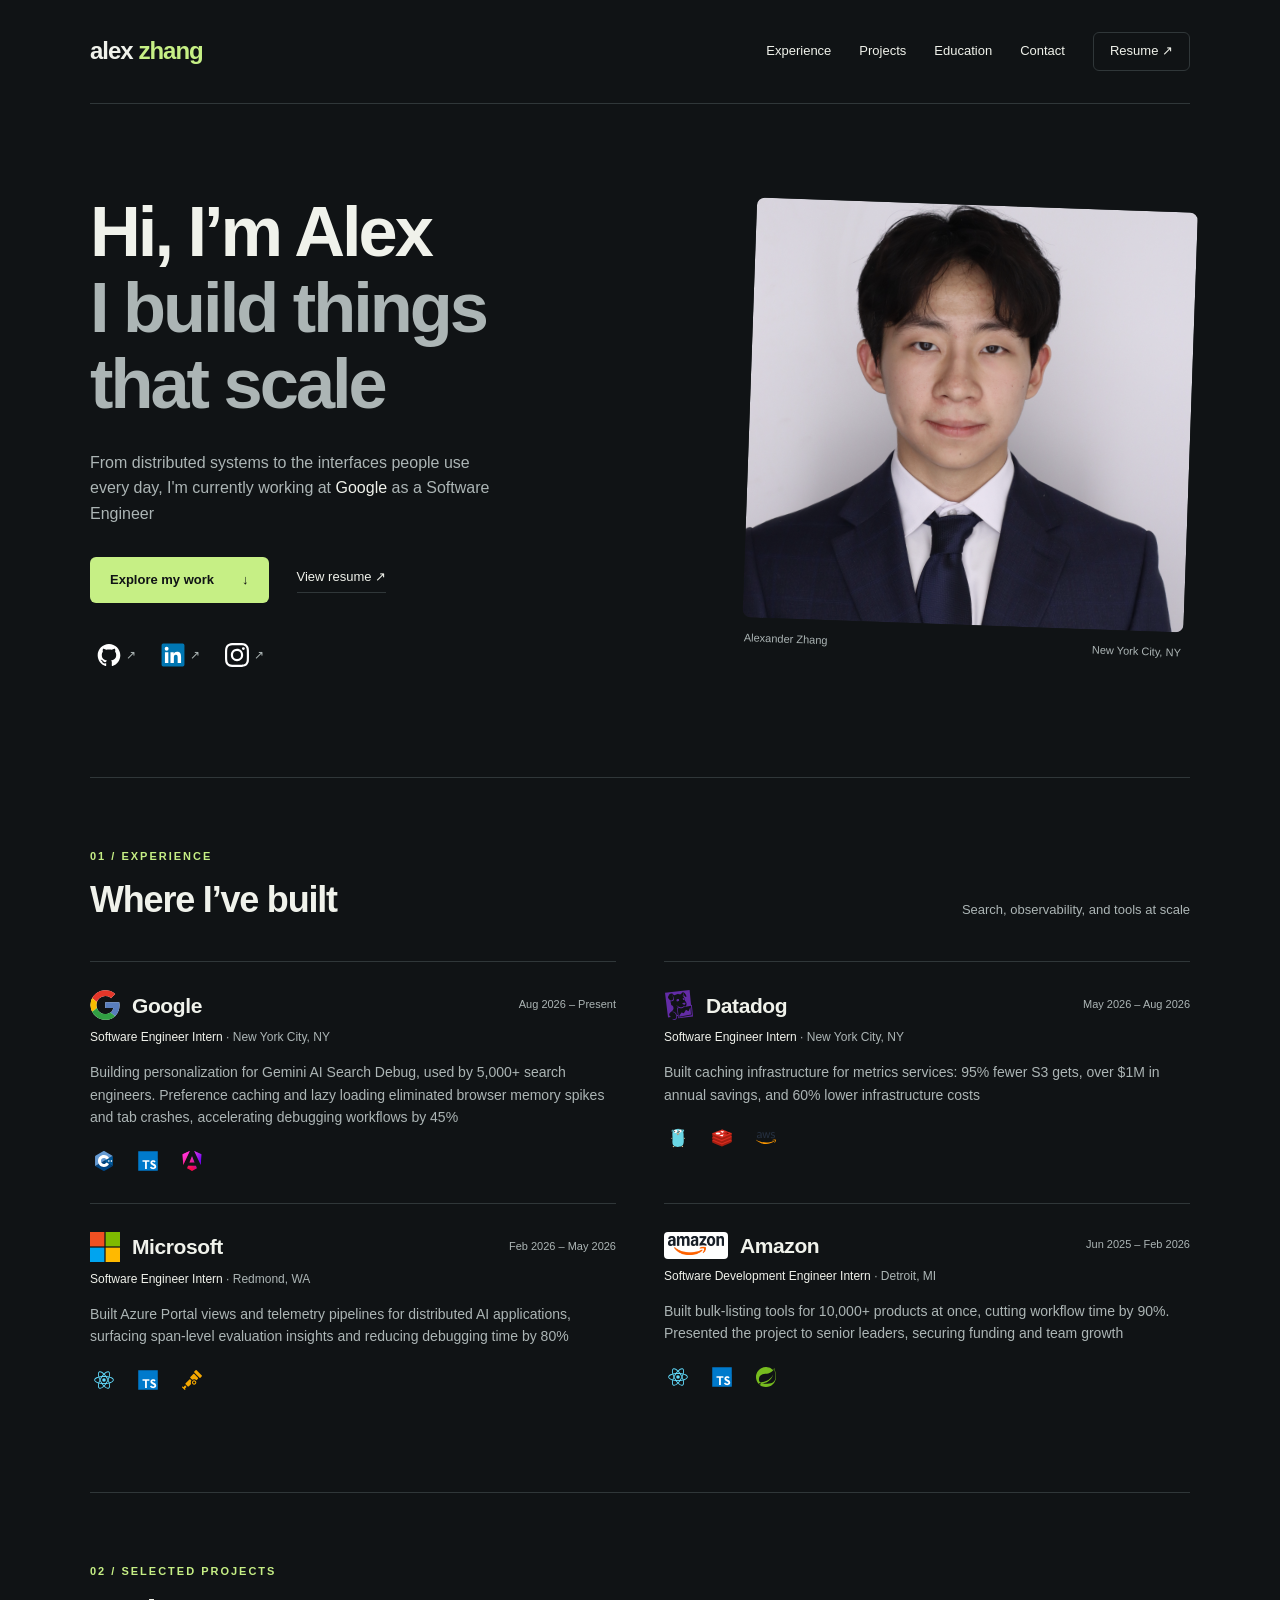
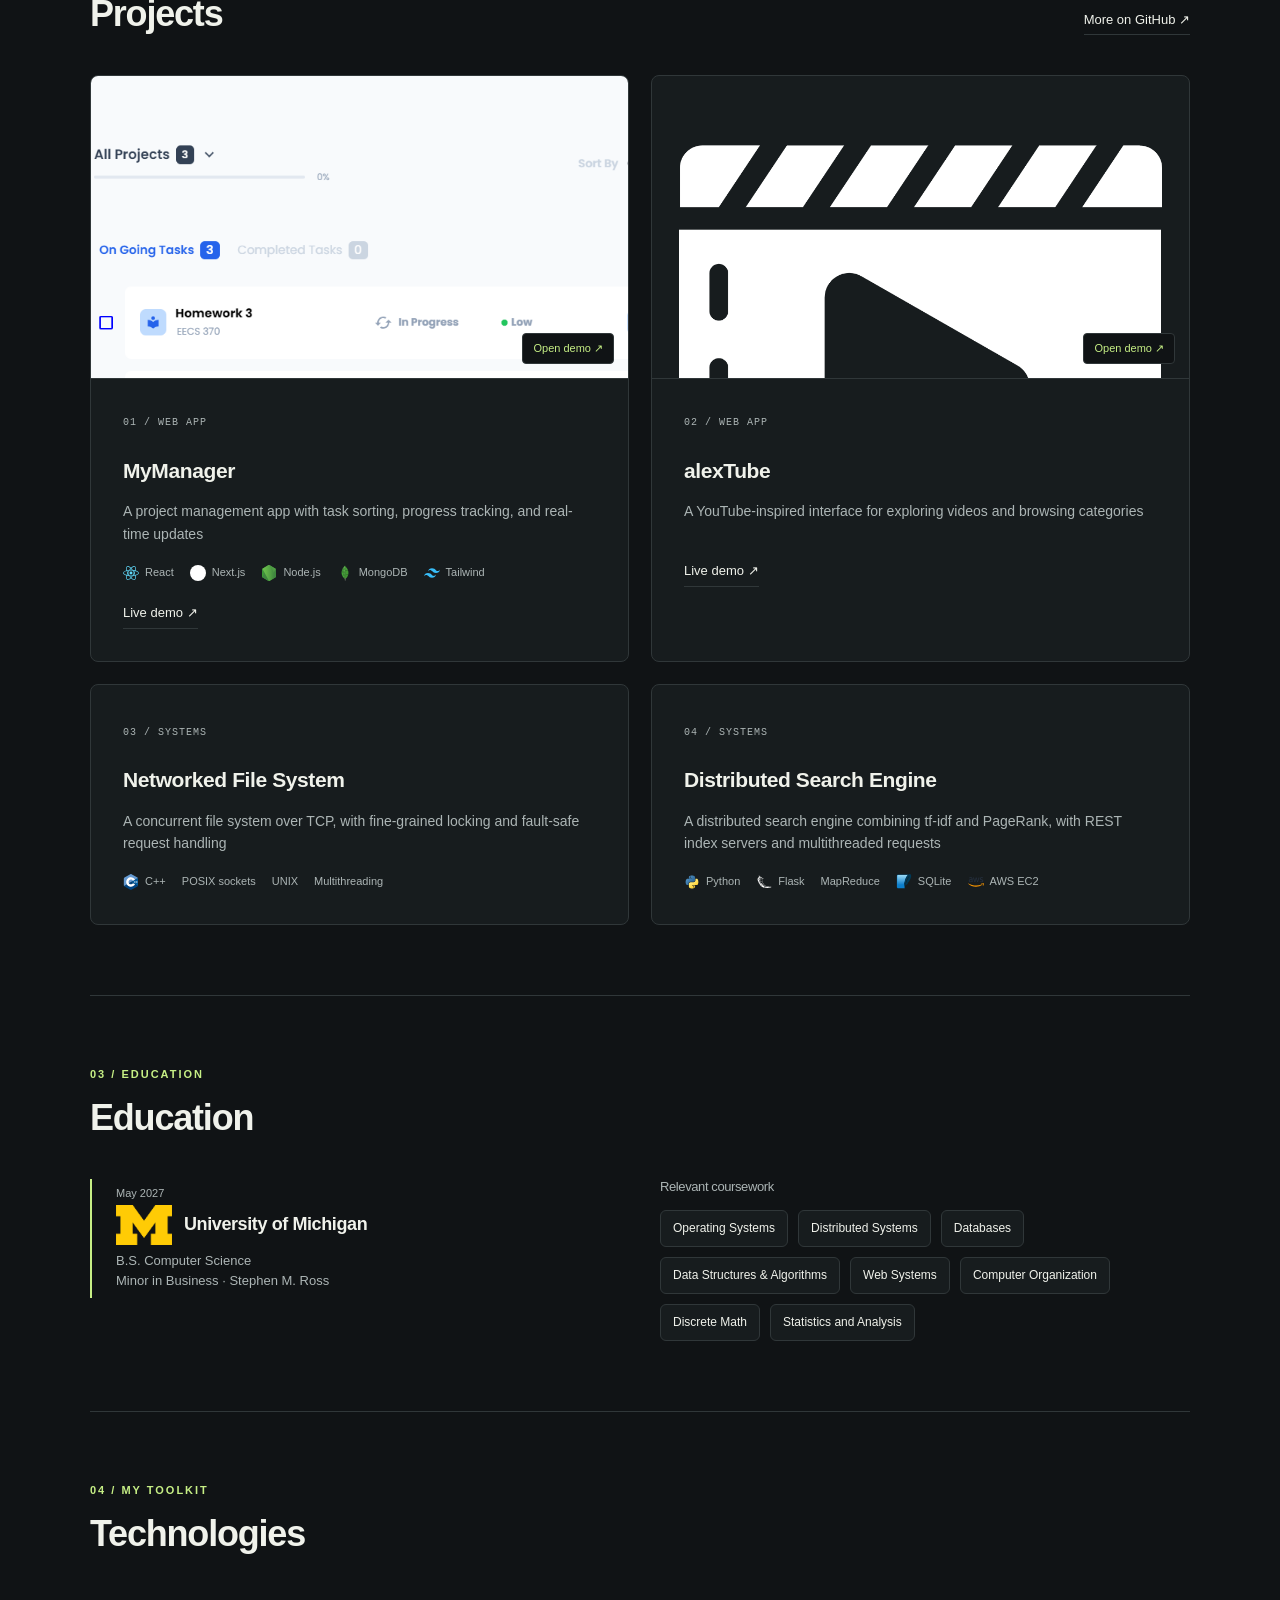
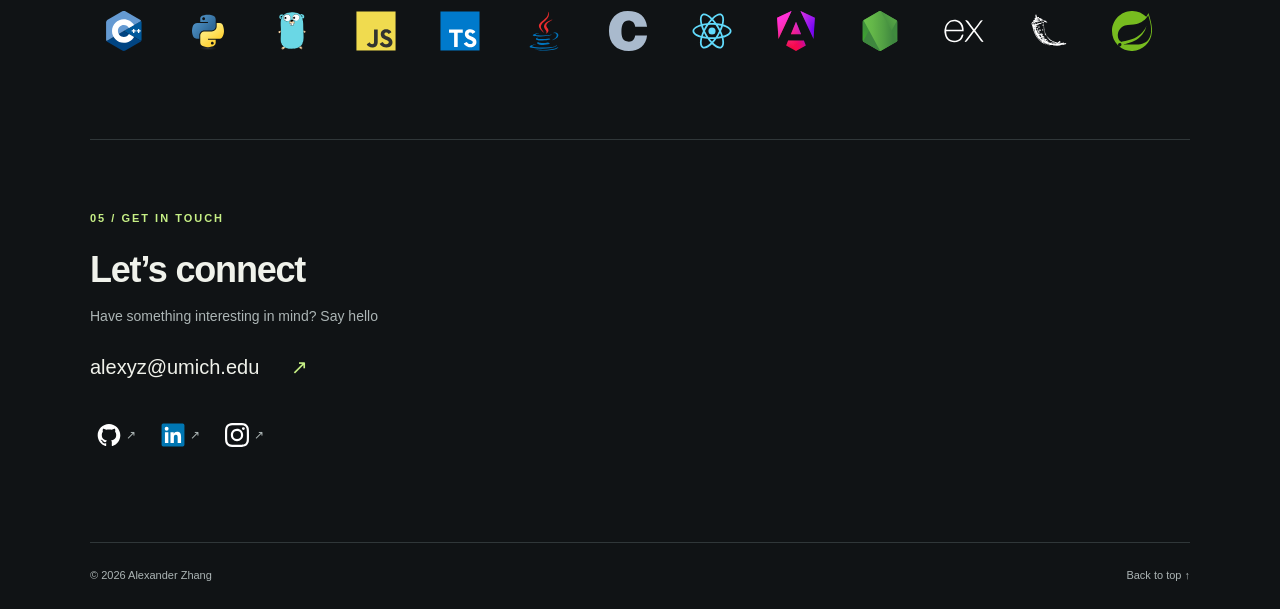
<file: index.html>
<!doctype html>
<html lang="en">
  <head>
    <meta charset="UTF-8" />
    <meta name="viewport" content="width=device-width, initial-scale=1" />
    <meta
      name="description"
      content="Alexander Zhang — software engineer studying computer science at Michigan. Experience at Google, Datadog, Microsoft, and Amazon."
    />
    <meta name="theme-color" content="#101315" />
    <link rel="icon" type="image/png" href="Images/alex-favicon-color.png" />
    <link rel="stylesheet" href="style.css" />
  </head>
  <body>
    <a class="skip-link" href="#main">Skip to content</a>
    <header class="container">
      <nav aria-label="Main navigation">
        <a class="wordmark" href="#home">alex <span>zhang</span></a>
        <div class="nav-links">
          <a href="#experience">Experience</a><a href="#projects">Projects</a
          ><a href="#education">Education</a><a href="#contact">Contact</a
          ><a class="nav-resume" href="resume.html">Resume ↗</a>
        </div>
      </nav>
    </header>
    <main id="main" class="container">
      <section class="hero" id="home">
        <div>
          <h1>
            Hi, I’m Alex<br /><span>I build things<br />that scale</span>
          </h1>
          <p class="intro">
            From distributed systems to the interfaces people use every day, I'm
            currently working at <strong>Google</strong> as a Software Engineer
          </p>
          <div class="hero-actions">
            <a class="button" href="#experience"
              >Explore my work <span aria-hidden="true">↓</span></a
            ><a class="text-link" href="resume.html">View resume ↗</a>
          </div>
          <div class="social-links" aria-label="Social profiles">
            <a
              class="social-link skill-icon"
              href="https://github.com/Alexybz"
              target="_blank"
              rel="noopener noreferrer"
              aria-label="GitHub"
              ><img
                class="social-logo social-logo-github"
                src="Images/brands/github.svg"
                alt=""
                width="24"
                height="24"
              />
              <span class="social-outbound" aria-hidden="true">↗</span
              ><span class="skill-tooltip" aria-hidden="true">GitHub</span></a
            ><a
              class="social-link skill-icon"
              href="https://linkedin.com/in/alexyz1"
              target="_blank"
              rel="noopener noreferrer"
              aria-label="LinkedIn"
              ><img
                class="social-logo social-logo-linkedin"
                src="Images/brands/linkedin.svg"
                alt=""
                width="24"
                height="24"
              />
              <span class="social-outbound" aria-hidden="true">↗</span
              ><span class="skill-tooltip" aria-hidden="true">LinkedIn</span></a
            ><a
              class="social-link skill-icon"
              href="https://www.instagram.com/alexybz04/"
              target="_blank"
              rel="noopener noreferrer"
              aria-label="Instagram"
              ><img
                class="social-logo social-logo-instagram"
                src="Images/brands/instagram.svg"
                alt=""
                width="24"
                height="24"
              />
              <span class="social-outbound" aria-hidden="true">↗</span
              ><span class="skill-tooltip" aria-hidden="true"
                >Instagram</span
              ></a
            >
          </div>
        </div>
        <figure class="portrait">
          <img
            src="Images/Headshot.jpg"
            alt="Alexander Zhang"
            width="420"
            height="500"
          />
          <figcaption>
            <span>Alexander Zhang</span><span>New York City, NY</span>
          </figcaption>
        </figure>
      </section>
      <section id="experience" class="section">
        <div class="section-heading">
          <div>
            <p class="eyebrow">01 / EXPERIENCE</p>
            <h2>Where I’ve built</h2>
          </div>
          <p>Search, observability, and tools at scale</p>
        </div>
        <div class="experience-list">
          <article class="job">
            <div class="job-heading">
              <div class="company-name">
                <img
                  class="brand-logo"
                  src="Images/brands/google.svg"
                  alt=""
                  width="32"
                  height="32"
                  loading="lazy"
                />
                <h3>Google</h3>
              </div>
              <span class="date">Aug 2026 – Present</span>
            </div>
            <p class="role">
              Software Engineer Intern <span>· New York City, NY</span>
            </p>
            <p>
              Building personalization for Gemini AI Search Debug, used by
              5,000+ search engineers. Preference caching and lazy loading
              eliminated browser memory spikes and tab crashes, accelerating
              debugging workflows by 45%
            </p>
            <p class="tech tech-stack">
              <span
                class="skill-icon experience-tech-icon"
                tabindex="0"
                role="img"
                aria-label="C++"
                ><img
                  class="tech-logo"
                  src="Images/skills/cplusplus.svg"
                  alt=""
                  width="16"
                  height="16"
                  loading="lazy"
                /><span class="skill-tooltip" aria-hidden="true"
                  >C++</span
                ></span
              >
              <span
                class="skill-icon experience-tech-icon"
                tabindex="0"
                role="img"
                aria-label="TypeScript"
                ><img
                  class="tech-logo"
                  src="Images/skills/typescript.svg"
                  alt=""
                  width="16"
                  height="16"
                  loading="lazy"
                /><span class="skill-tooltip" aria-hidden="true"
                  >TypeScript</span
                ></span
              >
              <span
                class="skill-icon experience-tech-icon"
                tabindex="0"
                role="img"
                aria-label="Angular"
                ><img
                  class="tech-logo"
                  src="Images/skills/angular.svg"
                  alt=""
                  width="16"
                  height="16"
                  loading="lazy"
                /><span class="skill-tooltip" aria-hidden="true"
                  >Angular</span
                ></span
              >
            </p>
          </article>
          <article class="job">
            <div class="job-heading">
              <div class="company-name">
                <img
                  class="brand-logo"
                  src="Images/brands/datadog.svg"
                  alt=""
                  width="32"
                  height="32"
                  loading="lazy"
                />
                <h3>Datadog</h3>
              </div>
              <span class="date">May 2026 – Aug 2026</span>
            </div>
            <p class="role">
              Software Engineer Intern <span>· New York City, NY</span>
            </p>
            <p>
              Built caching infrastructure for metrics services: 95% fewer S3
              gets, over $1M in annual savings, and 60% lower infrastructure
              costs
            </p>
            <p class="tech tech-stack">
              <span
                class="skill-icon experience-tech-icon"
                tabindex="0"
                role="img"
                aria-label="Go"
                ><img
                  class="tech-logo"
                  src="Images/skills/go.svg"
                  alt=""
                  width="16"
                  height="16"
                  loading="lazy"
                /><span class="skill-tooltip" aria-hidden="true">Go</span></span
              >
              <span
                class="skill-icon experience-tech-icon"
                tabindex="0"
                role="img"
                aria-label="Redis"
                ><img
                  class="tech-logo"
                  src="Images/skills/redis.svg"
                  alt=""
                  width="16"
                  height="16"
                  loading="lazy"
                /><span class="skill-tooltip" aria-hidden="true"
                  >Redis</span
                ></span
              >
              <span
                class="skill-icon experience-tech-icon"
                tabindex="0"
                role="img"
                aria-label="S3"
                ><img
                  class="tech-logo"
                  src="Images/skills/amazonwebservices.svg"
                  alt=""
                  width="16"
                  height="16"
                  loading="lazy"
                /><span class="skill-tooltip" aria-hidden="true">S3</span></span
              >
            </p>
          </article>
          <article class="job">
            <div class="job-heading">
              <div class="company-name">
                <img
                  class="brand-logo"
                  src="Images/brands/microsoft.svg"
                  alt=""
                  width="32"
                  height="32"
                  loading="lazy"
                />
                <h3>Microsoft</h3>
              </div>
              <span class="date">Feb 2026 – May 2026</span>
            </div>
            <p class="role">
              Software Engineer Intern <span>· Redmond, WA</span>
            </p>
            <p>
              Built Azure Portal views and telemetry pipelines for distributed
              AI applications, surfacing span-level evaluation insights and
              reducing debugging time by 80%
            </p>
            <p class="tech tech-stack">
              <span
                class="skill-icon experience-tech-icon"
                tabindex="0"
                role="img"
                aria-label="React"
                ><img
                  class="tech-logo"
                  src="Images/skills/react.svg"
                  alt=""
                  width="16"
                  height="16"
                  loading="lazy"
                /><span class="skill-tooltip" aria-hidden="true"
                  >React</span
                ></span
              >
              <span
                class="skill-icon experience-tech-icon"
                tabindex="0"
                role="img"
                aria-label="TypeScript"
                ><img
                  class="tech-logo"
                  src="Images/skills/typescript.svg"
                  alt=""
                  width="16"
                  height="16"
                  loading="lazy"
                /><span class="skill-tooltip" aria-hidden="true"
                  >TypeScript</span
                ></span
              >
              <span
                class="skill-icon experience-tech-icon"
                tabindex="0"
                role="img"
                aria-label="OpenTelemetry"
                ><img
                  class="tech-logo"
                  src="Images/skills/opentelemetry.svg"
                  alt=""
                  width="16"
                  height="16"
                  loading="lazy"
                /><span class="skill-tooltip" aria-hidden="true"
                  >OpenTelemetry</span
                ></span
              >
            </p>
          </article>
          <article class="job">
            <div class="job-heading">
              <div class="company-name">
                <img
                  class="brand-logo brand-logo-amazon"
                  src="Images/amazon-logo.png"
                  alt=""
                  width="6110"
                  height="2047"
                  loading="lazy"
                />
                <h3>Amazon</h3>
              </div>
              <span class="date">Jun 2025 – Feb 2026</span>
            </div>
            <p class="role">
              Software Development Engineer Intern <span>· Detroit, MI</span>
            </p>
            <p>
              Built bulk-listing tools for 10,000+ products at once, cutting
              workflow time by 90%. Presented the project to senior leaders,
              securing funding and team growth
            </p>
            <p class="tech tech-stack">
              <span
                class="skill-icon experience-tech-icon"
                tabindex="0"
                role="img"
                aria-label="React"
                ><img
                  class="tech-logo"
                  src="Images/skills/react.svg"
                  alt=""
                  width="16"
                  height="16"
                  loading="lazy"
                /><span class="skill-tooltip" aria-hidden="true"
                  >React</span
                ></span
              >
              <span
                class="skill-icon experience-tech-icon"
                tabindex="0"
                role="img"
                aria-label="TypeScript"
                ><img
                  class="tech-logo"
                  src="Images/skills/typescript.svg"
                  alt=""
                  width="16"
                  height="16"
                  loading="lazy"
                /><span class="skill-tooltip" aria-hidden="true"
                  >TypeScript</span
                ></span
              >
              <span
                class="skill-icon experience-tech-icon"
                tabindex="0"
                role="img"
                aria-label="Spring"
                ><img
                  class="tech-logo"
                  src="Images/skills/spring.svg"
                  alt=""
                  width="16"
                  height="16"
                  loading="lazy"
                /><span class="skill-tooltip" aria-hidden="true"
                  >Spring</span
                ></span
              >
            </p>
          </article>
        </div>
      </section>
      <section id="projects" class="section">
        <div class="section-heading">
          <div>
            <p class="eyebrow">02 / SELECTED PROJECTS</p>
            <h2>Projects</h2>
          </div>
          <a
            class="text-link"
            href="https://github.com/Alexybz"
            target="_blank"
            rel="noopener noreferrer"
            >More on GitHub ↗</a
          >
        </div>
        <div class="project-grid">
          <article class="project project-featured">
            <a
              class="project-preview"
              href="https://my-manager-phi.vercel.app/"
              target="_blank"
              rel="noopener noreferrer"
              aria-label="Open MyManager live demo"
            >
              <img
                src="Images/mymanager1.png"
                alt="MyManager project dashboard"
                loading="lazy"
                width="720"
                height="405"
              />
              <span class="preview-link" aria-hidden="true">Open demo ↗</span>
            </a>
            <div class="project-body">
              <span class="project-number">01 / WEB APP</span>
              <h3>MyManager</h3>
              <p>
                A project management app with task sorting, progress tracking,
                and real-time updates
              </p>
              <p class="tech tech-stack">
                <span class="tech-item"
                  ><img
                    class="tech-logo"
                    src="Images/skills/react.svg"
                    alt=""
                    width="16"
                    height="16"
                    loading="lazy"
                  />React</span
                >
                <span class="tech-item"
                  ><img
                    class="tech-logo tech-logo-light"
                    src="Images/skills/nextjs.svg"
                    alt=""
                    width="16"
                    height="16"
                    loading="lazy"
                  />Next.js</span
                >
                <span class="tech-item"
                  ><img
                    class="tech-logo"
                    src="Images/skills/nodejs.svg"
                    alt=""
                    width="16"
                    height="16"
                    loading="lazy"
                  />Node.js</span
                >
                <span class="tech-item"
                  ><img
                    class="tech-logo"
                    src="Images/skills/mongodb.svg"
                    alt=""
                    width="16"
                    height="16"
                    loading="lazy"
                  />MongoDB</span
                >
                <span class="tech-item"
                  ><img
                    class="tech-logo"
                    src="Images/skills/tailwindcss.svg"
                    alt=""
                    width="16"
                    height="16"
                    loading="lazy"
                  />Tailwind</span
                >
              </p>
              <a
                class="text-link project-demo"
                href="https://my-manager-phi.vercel.app/"
                target="_blank"
                rel="noopener noreferrer"
                >Live demo ↗</a
              >
            </div>
          </article>
          <article class="project project-featured">
            <a
              class="project-preview"
              href="https://alexybz.github.io/alexTube/"
              target="_blank"
              rel="noopener noreferrer"
              aria-label="Open alexTube live demo"
            >
              <img
                src="Images/alextube.png"
                alt="alexTube video browsing interface"
                loading="lazy"
                width="720"
                height="405"
              />
              <span class="preview-link" aria-hidden="true">Open demo ↗</span>
            </a>
            <div class="project-body">
              <span class="project-number">02 / WEB APP</span>
              <h3>alexTube</h3>
              <p>
                A YouTube-inspired interface for exploring videos and browsing
                categories
              </p>
              <a
                class="text-link project-demo"
                href="https://alexybz.github.io/alexTube/"
                target="_blank"
                rel="noopener noreferrer"
                >Live demo ↗</a
              >
            </div>
          </article>
          <article class="project">
            <span class="project-number">03 / SYSTEMS</span>
            <h3>Networked File System</h3>
            <p>
              A concurrent file system over TCP, with fine-grained locking and
              fault-safe request handling
            </p>
            <p class="tech tech-stack">
              <span class="tech-item"
                ><img
                  class="tech-logo"
                  src="Images/skills/cplusplus.svg"
                  alt=""
                  width="16"
                  height="16"
                  loading="lazy"
                />C++</span
              >
              <span class="tech-item">POSIX sockets</span>
              <span class="tech-item">UNIX</span>
              <span class="tech-item">Multithreading</span>
            </p>
          </article>
          <article class="project">
            <span class="project-number">04 / SYSTEMS</span>
            <h3>Distributed Search Engine</h3>
            <p>
              A distributed search engine combining tf-idf and PageRank, with
              REST index servers and multithreaded requests
            </p>
            <p class="tech tech-stack">
              <span class="tech-item"
                ><img
                  class="tech-logo"
                  src="Images/skills/python.svg"
                  alt=""
                  width="16"
                  height="16"
                  loading="lazy"
                />Python</span
              >
              <span class="tech-item"
                ><img
                  class="tech-logo tech-logo-light"
                  src="Images/skills/flask.svg"
                  alt=""
                  width="16"
                  height="16"
                  loading="lazy"
                />Flask</span
              >
              <span class="tech-item">MapReduce</span>
              <span class="tech-item"
                ><img
                  class="tech-logo"
                  src="Images/skills/sqlite.svg"
                  alt=""
                  width="16"
                  height="16"
                  loading="lazy"
                />SQLite</span
              >
              <span class="tech-item"
                ><img
                  class="tech-logo"
                  src="Images/skills/amazonwebservices.svg"
                  alt=""
                  width="16"
                  height="16"
                  loading="lazy"
                />AWS EC2</span
              >
            </p>
          </article>
        </div>
      </section>
      <section
        id="education"
        class="section"
        aria-labelledby="education-heading"
      >
        <div class="section-heading">
          <div>
            <p class="eyebrow">03 / EDUCATION</p>
            <h2 id="education-heading">Education</h2>
          </div>
        </div>
        <div class="education">
          <article>
            <span class="date">May 2027</span>
            <div class="school-name">
              <img
                class="school-logo"
                src="Images/brands/michigan.png"
                alt=""
                width="56"
                height="40"
                loading="lazy"
              />
              <h3>University of Michigan</h3>
            </div>
            <p>
              B.S. Computer Science<br />Minor in Business · Stephen M. Ross
            </p>
          </article>
          <div class="coursework" aria-labelledby="coursework-heading">
            <h3 id="coursework-heading">Relevant coursework</h3>
            <ul class="coursework-chips">
              <li>Operating Systems</li>
              <li>Distributed Systems</li>
              <li>Databases</li>
              <li>Data Structures &amp; Algorithms</li>
              <li>Web Systems</li>
              <li>Computer Organization</li>
              <li>Discrete Math</li>
              <li>Statistics and Analysis</li>
            </ul>
          </div>
        </div>
      </section>
      <section
        id="technologies"
        class="section skills"
        aria-labelledby="toolkit-heading"
      >
        <div class="section-heading">
          <div>
            <p class="eyebrow">04 / MY TOOLKIT</p>
            <h2 id="toolkit-heading">Technologies</h2>
          </div>
        </div>
        <div class="skills-viewport">
          <div class="skills-track">
            <ul class="skill-logos" aria-labelledby="toolkit-heading">
              <li>
                <span
                  class="skill-icon"
                  tabindex="0"
                  role="img"
                  aria-label="C++"
                >
                  <img
                    src="Images/skills/cplusplus.svg"
                    alt=""
                    width="40"
                    height="40"
                    loading="lazy"
                  />
                  <span class="skill-tooltip" aria-hidden="true">C++</span>
                </span>
              </li>
              <li>
                <span
                  class="skill-icon"
                  tabindex="0"
                  role="img"
                  aria-label="Python"
                >
                  <img
                    src="Images/skills/python.svg"
                    alt=""
                    width="40"
                    height="40"
                    loading="lazy"
                  />
                  <span class="skill-tooltip" aria-hidden="true">Python</span>
                </span>
              </li>
              <li>
                <span
                  class="skill-icon"
                  tabindex="0"
                  role="img"
                  aria-label="Go"
                >
                  <img
                    src="Images/skills/go.svg"
                    alt=""
                    width="40"
                    height="40"
                    loading="lazy"
                  />
                  <span class="skill-tooltip" aria-hidden="true">Go</span>
                </span>
              </li>
              <li>
                <span
                  class="skill-icon"
                  tabindex="0"
                  role="img"
                  aria-label="JavaScript"
                >
                  <img
                    src="Images/skills/javascript.svg"
                    alt=""
                    width="40"
                    height="40"
                    loading="lazy"
                  />
                  <span class="skill-tooltip" aria-hidden="true"
                    >JavaScript</span
                  >
                </span>
              </li>
              <li>
                <span
                  class="skill-icon"
                  tabindex="0"
                  role="img"
                  aria-label="TypeScript"
                >
                  <img
                    src="Images/skills/typescript.svg"
                    alt=""
                    width="40"
                    height="40"
                    loading="lazy"
                  />
                  <span class="skill-tooltip" aria-hidden="true"
                    >TypeScript</span
                  >
                </span>
              </li>
              <li>
                <span
                  class="skill-icon"
                  tabindex="0"
                  role="img"
                  aria-label="Java"
                >
                  <img
                    src="Images/skills/java.svg"
                    alt=""
                    width="40"
                    height="40"
                    loading="lazy"
                  />
                  <span class="skill-tooltip" aria-hidden="true">Java</span>
                </span>
              </li>
              <li>
                <span class="skill-icon" tabindex="0" role="img" aria-label="C">
                  <img
                    src="Images/skills/c.svg"
                    alt=""
                    width="40"
                    height="40"
                    loading="lazy"
                  />
                  <span class="skill-tooltip" aria-hidden="true">C</span>
                </span>
              </li>
              <li>
                <span
                  class="skill-icon"
                  tabindex="0"
                  role="img"
                  aria-label="React"
                >
                  <img
                    src="Images/skills/react.svg"
                    alt=""
                    width="40"
                    height="40"
                    loading="lazy"
                  />
                  <span class="skill-tooltip" aria-hidden="true">React</span>
                </span>
              </li>
              <li>
                <span
                  class="skill-icon"
                  tabindex="0"
                  role="img"
                  aria-label="Angular"
                >
                  <img
                    src="Images/skills/angular.svg"
                    alt=""
                    width="40"
                    height="40"
                    loading="lazy"
                  />
                  <span class="skill-tooltip" aria-hidden="true">Angular</span>
                </span>
              </li>
              <li>
                <span
                  class="skill-icon"
                  tabindex="0"
                  role="img"
                  aria-label="Node.js"
                >
                  <img
                    src="Images/skills/nodejs.svg"
                    alt=""
                    width="40"
                    height="40"
                    loading="lazy"
                  />
                  <span class="skill-tooltip" aria-hidden="true">Node.js</span>
                </span>
              </li>
              <li>
                <span
                  class="skill-icon skill-icon-light"
                  tabindex="0"
                  role="img"
                  aria-label="Express"
                >
                  <img
                    src="Images/skills/express.svg"
                    alt=""
                    width="40"
                    height="40"
                    loading="lazy"
                  />
                  <span class="skill-tooltip" aria-hidden="true">Express</span>
                </span>
              </li>
              <li>
                <span
                  class="skill-icon skill-icon-light"
                  tabindex="0"
                  role="img"
                  aria-label="Flask"
                >
                  <img
                    src="Images/skills/flask.svg"
                    alt=""
                    width="40"
                    height="40"
                    loading="lazy"
                  />
                  <span class="skill-tooltip" aria-hidden="true">Flask</span>
                </span>
              </li>
              <li>
                <span
                  class="skill-icon"
                  tabindex="0"
                  role="img"
                  aria-label="Spring"
                >
                  <img
                    src="Images/skills/spring.svg"
                    alt=""
                    width="40"
                    height="40"
                    loading="lazy"
                  />
                  <span class="skill-tooltip" aria-hidden="true">Spring</span>
                </span>
              </li>
              <li>
                <span
                  class="skill-icon"
                  tabindex="0"
                  role="img"
                  aria-label="Tailwind CSS"
                >
                  <img
                    src="Images/skills/tailwindcss.svg"
                    alt=""
                    width="40"
                    height="40"
                    loading="lazy"
                  />
                  <span class="skill-tooltip" aria-hidden="true"
                    >Tailwind CSS</span
                  >
                </span>
              </li>
              <li>
                <span
                  class="skill-icon"
                  tabindex="0"
                  role="img"
                  aria-label="PyTorch"
                >
                  <img
                    src="Images/skills/pytorch.svg"
                    alt=""
                    width="40"
                    height="40"
                    loading="lazy"
                  />
                  <span class="skill-tooltip" aria-hidden="true">PyTorch</span>
                </span>
              </li>
              <li>
                <span
                  class="skill-icon"
                  tabindex="0"
                  role="img"
                  aria-label="Redis"
                >
                  <img
                    src="Images/skills/redis.svg"
                    alt=""
                    width="40"
                    height="40"
                    loading="lazy"
                  />
                  <span class="skill-tooltip" aria-hidden="true">Redis</span>
                </span>
              </li>
              <li>
                <span
                  class="skill-icon"
                  tabindex="0"
                  role="img"
                  aria-label="Kubernetes"
                >
                  <img
                    src="Images/skills/kubernetes.svg"
                    alt=""
                    width="40"
                    height="40"
                    loading="lazy"
                  />
                  <span class="skill-tooltip" aria-hidden="true"
                    >Kubernetes</span
                  >
                </span>
              </li>
              <li>
                <span
                  class="skill-icon"
                  tabindex="0"
                  role="img"
                  aria-label="AWS"
                >
                  <img
                    src="Images/skills/amazonwebservices.svg"
                    alt=""
                    width="40"
                    height="40"
                    loading="lazy"
                  />
                  <span class="skill-tooltip" aria-hidden="true">AWS</span>
                </span>
              </li>
            </ul>
          </div>
        </div>
      </section>
      <section id="contact" class="section contact">
        <p class="eyebrow">05 / GET IN TOUCH</p>
        <h2>Let’s connect</h2>
        <p>Have something interesting in mind? Say hello</p>
        <a class="email" href="mailto:alexyz@umich.edu"
          >alexyz@umich.edu <span aria-hidden="true">↗</span></a
        >
        <div class="social-links">
          <a
            class="social-link skill-icon"
            href="https://github.com/Alexybz"
            target="_blank"
            rel="noopener noreferrer"
            aria-label="GitHub"
            ><img
              class="social-logo social-logo-github"
              src="Images/brands/github.svg"
              alt=""
              width="24"
              height="24"
            />
            <span class="social-outbound" aria-hidden="true">↗</span
            ><span class="skill-tooltip" aria-hidden="true">GitHub</span></a
          ><a
            class="social-link skill-icon"
            href="https://linkedin.com/in/alexyz1"
            target="_blank"
            rel="noopener noreferrer"
            aria-label="LinkedIn"
            ><img
              class="social-logo social-logo-linkedin"
              src="Images/brands/linkedin.svg"
              alt=""
              width="24"
              height="24"
            />
            <span class="social-outbound" aria-hidden="true">↗</span
            ><span class="skill-tooltip" aria-hidden="true">LinkedIn</span></a
          ><a
            class="social-link skill-icon"
            href="https://www.instagram.com/alexybz04/"
            target="_blank"
            rel="noopener noreferrer"
            aria-label="Instagram"
            ><img
              class="social-logo social-logo-instagram"
              src="Images/brands/instagram.svg"
              alt=""
              width="24"
              height="24"
            />
            <span class="social-outbound" aria-hidden="true">↗</span
            ><span class="skill-tooltip" aria-hidden="true">Instagram</span></a
          >
        </div>
      </section>
    </main>
    <footer class="container">
      <span>© 2026 Alexander Zhang</span><a href="#home">Back to top ↑</a>
    </footer>
    <script>
      const toolkit = document.querySelector(".skills");
      const viewport = toolkit.querySelector(".skills-viewport");
      const track = toolkit.querySelector(".skills-track");
      const logos = track.querySelector(".skill-logos");
      const duplicate = logos.cloneNode(true);
      duplicate.setAttribute("aria-hidden", "true");
      duplicate.removeAttribute("aria-labelledby");
      duplicate.querySelectorAll("[tabindex]").forEach((icon) => {
        icon.removeAttribute("tabindex");
      });
      track.appendChild(duplicate);
      toolkit.classList.add("marquee-ready");

      viewport.addEventListener("focusin", (event) => {
        event.target.scrollIntoView({
          block: "nearest",
          inline: "center",
          behavior: "instant",
        });
      });
      viewport.addEventListener("focusout", () => {
        requestAnimationFrame(() => {
          if (!viewport.contains(document.activeElement))
            viewport.scrollLeft = 0;
        });
      });

      document.querySelectorAll(".skill-icon").forEach((icon) => {
        icon.addEventListener("keydown", (event) => {
          if (event.key === "Escape") icon.classList.add("tooltip-dismissed");
        });
        ["pointerenter", "focus", "blur"].forEach((event) => {
          icon.addEventListener(event, () =>
            icon.classList.remove("tooltip-dismissed"),
          );
        });
      });
    </script>
  </body>
</html>
</file>
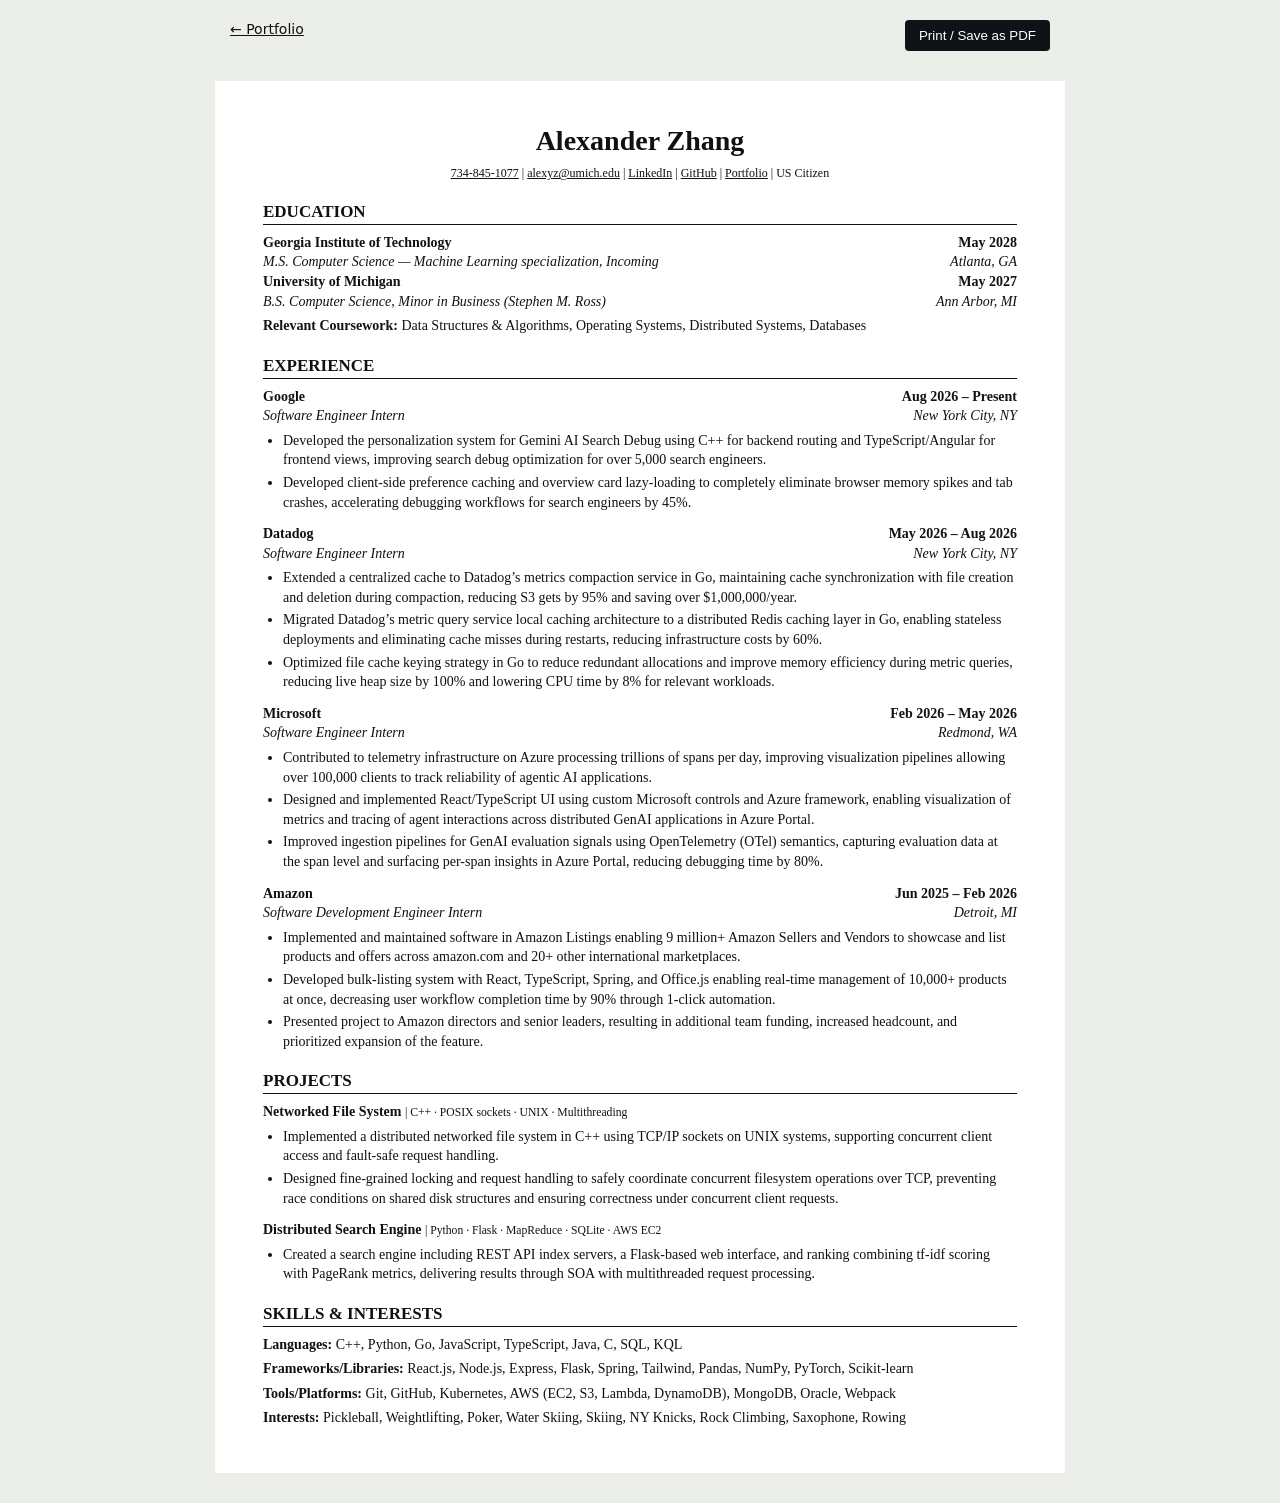
<file: resume.html>
<!doctype html>
<html lang="en">
  <head>
    <meta charset="UTF-8" />
    <meta name="viewport" content="width=device-width, initial-scale=1" />
    <title>Alexander Zhang · Resume</title>
    <style>
      * {
        box-sizing: border-box;
      }
      body {
        font:
          14px/1.4 Georgia,
          serif;
        color: #111;
        background: #eceeea;
        margin: 0;
      }
      main {
        max-width: 850px;
        margin: 30px auto;
        background: white;
        padding: 40px 48px;
      }
      h1 {
        text-align: center;
        font-size: 28px;
        margin: 0;
      }
      h2 {
        font-size: 17px;
        text-transform: uppercase;
        border-bottom: 1px solid;
        margin: 18px 0 8px;
      }
      h3 {
        font-size: 14px;
        margin: 0;
      }
      p {
        margin: 5px 0;
      }
      a {
        color: inherit;
      }
      .contacts {
        text-align: center;
        font-size: 12px;
      }
      .heading {
        display: flex;
        justify-content: space-between;
        gap: 16px;
      }
      ul {
        padding-left: 20px;
        margin: 5px 0 12px;
      }
      li {
        margin-bottom: 3px;
      }
      small {
        font-weight: normal;
      }
      .toolbar {
        max-width: 850px;
        margin: 20px auto;
        display: flex;
        justify-content: space-between;
        padding: 0 15px;
        font-family: system-ui;
      }
      button {
        cursor: pointer;
        padding: 8px 14px;
        background: #101315;
        color: white;
        border: 0;
        border-radius: 4px;
      }
      @page {
        size: letter;
        margin: 0.45in;
      }
      @media print {
        body {
          background: white;
          font-size: 10px;
          line-height: 1.25;
        }
        main {
          padding: 0;
          margin: 0;
          max-width: none;
        }
        .toolbar {
          display: none;
        }
        h1 {
          font-size: 23px;
        }
        h2 {
          font-size: 13px;
          margin: 10px 0 5px;
        }
        h3 {
          font-size: 11px;
        }
        .contacts {
          font-size: 10px;
        }
        ul {
          margin: 4px 0 8px;
        }
        article {
          break-inside: avoid;
        }
      }
      @media (max-width: 600px) {
        main {
          margin: 0;
          padding: 24px 18px;
        }
        .heading {
          flex-wrap: wrap;
          gap: 2px;
        }
        .contacts {
          line-height: 1.8;
        }
      }
    </style>
  </head>
  <body>
    <div class="toolbar">
      <a href="index.html">← Portfolio</a
      ><button onclick="window.print()">Print / Save as PDF</button>
    </div>
    <main>
      <h1>Alexander Zhang</h1>
      <p class="contacts">
        <a href="tel:+17348451077">734-845-1077</a> |
        <a href="mailto:alexyz@umich.edu">alexyz@umich.edu</a> |
        <a href="https://linkedin.com/in/alexyz1">LinkedIn</a> |
        <a href="https://github.com/Alexybz">GitHub</a> |
        <a href="https://alexybz.github.io/">Portfolio</a> | US Citizen
      </p>
      <h2>Education</h2>
      <article>
        <div class="heading">
          <h3>Georgia Institute of Technology</h3>
          <b>May 2028</b>
        </div>
        <div class="heading">
          <i
            >M.S. Computer Science — Machine Learning specialization,
            Incoming</i
          ><i>Atlanta, GA</i>
        </div>
      </article>
      <article>
        <div class="heading">
          <h3>University of Michigan</h3>
          <b>May 2027</b>
        </div>
        <div class="heading">
          <i>B.S. Computer Science, Minor in Business (Stephen M. Ross)</i
          ><i>Ann Arbor, MI</i>
        </div>
        <p>
          <b>Relevant Coursework:</b> Data Structures &amp; Algorithms,
          Operating Systems, Distributed Systems, Databases
        </p>
      </article>
      <h2>Experience</h2>
      <article>
        <div class="heading">
          <h3>Google</h3>
          <b>Aug 2026 – Present</b>
        </div>
        <div class="heading">
          <i>Software Engineer Intern</i><i>New York City, NY</i>
        </div>
        <ul>
          <li>
            Developed the personalization system for Gemini AI Search Debug
            using C++ for backend routing and TypeScript/Angular for frontend
            views, improving search debug optimization for over 5,000 search
            engineers.
          </li>
          <li>
            Developed client-side preference caching and overview card
            lazy-loading to completely eliminate browser memory spikes and tab
            crashes, accelerating debugging workflows for search engineers by
            45%.
          </li>
        </ul>
      </article>
      <article>
        <div class="heading">
          <h3>Datadog</h3>
          <b>May 2026 – Aug 2026</b>
        </div>
        <div class="heading">
          <i>Software Engineer Intern</i><i>New York City, NY</i>
        </div>
        <ul>
          <li>
            Extended a centralized cache to Datadog’s metrics compaction service
            in Go, maintaining cache synchronization with file creation and
            deletion during compaction, reducing S3 gets by 95% and saving over
            $1,000,000/year.
          </li>
          <li>
            Migrated Datadog’s metric query service local caching architecture
            to a distributed Redis caching layer in Go, enabling stateless
            deployments and eliminating cache misses during restarts, reducing
            infrastructure costs by 60%.
          </li>
          <li>
            Optimized file cache keying strategy in Go to reduce redundant
            allocations and improve memory efficiency during metric queries,
            reducing live heap size by 100% and lowering CPU time by 8% for
            relevant workloads.
          </li>
        </ul>
      </article>
      <article>
        <div class="heading">
          <h3>Microsoft</h3>
          <b>Feb 2026 – May 2026</b>
        </div>
        <div class="heading">
          <i>Software Engineer Intern</i><i>Redmond, WA</i>
        </div>
        <ul>
          <li>
            Contributed to telemetry infrastructure on Azure processing
            trillions of spans per day, improving visualization pipelines
            allowing over 100,000 clients to track reliability of agentic AI
            applications.
          </li>
          <li>
            Designed and implemented React/TypeScript UI using custom Microsoft
            controls and Azure framework, enabling visualization of metrics and
            tracing of agent interactions across distributed GenAI applications
            in Azure Portal.
          </li>
          <li>
            Improved ingestion pipelines for GenAI evaluation signals using
            OpenTelemetry (OTel) semantics, capturing evaluation data at the
            span level and surfacing per-span insights in Azure Portal, reducing
            debugging time by 80%.
          </li>
        </ul>
      </article>
      <article>
        <div class="heading">
          <h3>Amazon</h3>
          <b>Jun 2025 – Feb 2026</b>
        </div>
        <div class="heading">
          <i>Software Development Engineer Intern</i><i>Detroit, MI</i>
        </div>
        <ul>
          <li>
            Implemented and maintained software in Amazon Listings enabling 9
            million+ Amazon Sellers and Vendors to showcase and list products
            and offers across amazon.com and 20+ other international
            marketplaces.
          </li>
          <li>
            Developed bulk-listing system with React, TypeScript, Spring, and
            Office.js enabling real-time management of 10,000+ products at once,
            decreasing user workflow completion time by 90% through 1-click
            automation.
          </li>
          <li>
            Presented project to Amazon directors and senior leaders, resulting
            in additional team funding, increased headcount, and prioritized
            expansion of the feature.
          </li>
        </ul>
      </article>
      <h2>Projects</h2>
      <article>
        <h3>
          Networked File System
          <small> | C++ · POSIX sockets · UNIX · Multithreading</small>
        </h3>
        <ul>
          <li>
            Implemented a distributed networked file system in C++ using TCP/IP
            sockets on UNIX systems, supporting concurrent client access and
            fault-safe request handling.
          </li>
          <li>
            Designed fine-grained locking and request handling to safely
            coordinate concurrent filesystem operations over TCP, preventing
            race conditions on shared disk structures and ensuring correctness
            under concurrent client requests.
          </li>
        </ul>
      </article>
      <article>
        <h3>
          Distributed Search Engine
          <small> | Python · Flask · MapReduce · SQLite · AWS EC2</small>
        </h3>
        <ul>
          <li>
            Created a search engine including REST API index servers, a
            Flask-based web interface, and ranking combining tf-idf scoring with
            PageRank metrics, delivering results through SOA with multithreaded
            request processing.
          </li>
        </ul>
      </article>
      <h2>Skills &amp; Interests</h2>
      <p>
        <b>Languages:</b> C++, Python, Go, JavaScript, TypeScript, Java, C, SQL,
        KQL
      </p>
      <p>
        <b>Frameworks/Libraries:</b> React.js, Node.js, Express, Flask, Spring,
        Tailwind, Pandas, NumPy, PyTorch, Scikit-learn
      </p>
      <p>
        <b>Tools/Platforms:</b> Git, GitHub, Kubernetes, AWS (EC2, S3, Lambda,
        DynamoDB), MongoDB, Oracle, Webpack
      </p>
      <p>
        <b>Interests:</b> Pickleball, Weightlifting, Poker, Water Skiing,
        Skiing, NY Knicks, Rock Climbing, Saxophone, Rowing
      </p>
    </main>
  </body>
</html>
</file>
<file: style.css>
:root {
  --bg: #101315;
  --panel: #171c1e;
  --ink: #f0f2eb;
  --muted: #acb5b5;
  --accent: #c6ef85;
  --line: #303739;
}
* {
  box-sizing: border-box;
}
html {
  scroll-behavior: smooth;
  scroll-padding-top: 28px;
}
body {
  margin: 0;
  background: var(--bg);
  color: var(--ink);
  font-family:
    Inter,
    -apple-system,
    BlinkMacSystemFont,
    "Segoe UI",
    sans-serif;
  line-height: 1.6;
}
a {
  color: inherit;
  text-decoration: none;
}
a,
button {
  touch-action: manipulation;
}
a:hover {
  color: var(--accent);
}
a:focus-visible,
button:focus-visible {
  outline: 2px solid var(--accent);
  outline-offset: 6px;
}
.container {
  width: min(1100px, calc(100% - 64px));
  margin-inline: auto;
}
.skip-link {
  position: fixed;
  top: -100px;
  left: 16px;
  padding: 12px;
  background: var(--accent);
  color: var(--bg);
  z-index: 2;
}
.skip-link:focus {
  top: 12px;
}
nav {
  display: flex;
  align-items: center;
  justify-content: space-between;
  gap: 24px;
  padding: 32px 0;
  border-bottom: 1px solid var(--line);
}
.wordmark {
  font-size: 24px;
  font-weight: 750;
  letter-spacing: -1px;
}
.wordmark span {
  color: var(--accent);
}
.nav-links {
  display: flex;
  gap: 28px;
  align-items: center;
  font-size: 13px;
}
.nav-resume {
  border: 1px solid var(--line);
  padding: 8px 16px;
  border-radius: 6px;
}
.hero {
  display: grid;
  grid-template-columns: 1.3fr 1fr;
  align-items: center;
  gap: 85px;
  padding: 90px 0 100px;
}
.eyebrow {
  color: var(--accent);
  font-size: 11px;
  font-weight: 650;
  letter-spacing: 2px;
  margin: 0 0 20px;
}
.status-dot {
  display: inline-block;
  width: 7px;
  height: 7px;
  border-radius: 50%;
  background: var(--accent);
  margin-right: 7px;
}
h1 {
  font-size: clamp(42px, 5.5vw, 72px);
  line-height: 1.08;
  letter-spacing: -3px;
  font-weight: 650;
  margin: 0 0 28px;
}
h1 span {
  color: var(--muted);
}
.intro {
  max-width: 410px;
  font-size: 16px;
  color: var(--muted);
}
.intro strong {
  color: var(--ink);
  font-weight: 500;
}
.hero-actions {
  display: flex;
  align-items: center;
  gap: 28px;
  margin: 30px 0;
}
.button {
  display: inline-flex;
  gap: 28px;
  align-items: center;
  background: var(--accent);
  color: var(--bg);
  padding: 13px 20px;
  border-radius: 6px;
  font-size: 13px;
  font-weight: 650;
}
.button:hover {
  background: #dcffab;
  color: var(--bg);
}
.text-link {
  font-size: 13px;
  border-bottom: 1px solid var(--line);
  padding-bottom: 4px;
}
.social-links {
  display: flex;
  gap: 24px;
  font-size: 13px;
  color: var(--muted);
  flex-wrap: wrap;
}
.portrait {
  margin: 0;
  transform: rotate(2deg);
}
.portrait img {
  width: 100%;
  height: 420px;
  object-fit: cover;
  object-position: center 25%;
  display: block;
  filter: saturate(0.8);
  border-radius: 8px;
}
.portrait figcaption {
  display: flex;
  justify-content: space-between;
  font-size: 11px;
  color: var(--muted);
  padding: 12px 2px;
  gap: 12px;
}
.section {
  padding: 70px 0;
  border-top: 1px solid var(--line);
}
.section-heading {
  display: flex;
  align-items: end;
  justify-content: space-between;
  gap: 20px;
  margin-bottom: 40px;
}
.section-heading .eyebrow {
  margin-bottom: 12px;
}
h2 {
  font-size: 36px;
  letter-spacing: -1.2px;
  line-height: 1.2;
  margin: 0;
}
h3 {
  font-size: 21px;
  letter-spacing: -0.4px;
  line-height: 1.3;
  margin: 0;
}
.section-heading > p {
  color: var(--muted);
  font-size: 13px;
  margin: 0;
}
.experience-list {
  display: grid;
  grid-template-columns: 1fr 1fr;
  gap: 0 48px;
}
.job {
  padding: 28px 0;
  border-top: 1px solid var(--line);
}
.job-heading {
  display: flex;
  justify-content: space-between;
  align-items: center;
  gap: 12px;
}
.date {
  font-size: 11px;
  color: var(--muted);
  white-space: nowrap;
}
.role {
  font-size: 12px;
  color: var(--ink);
  margin: 8px 0 14px;
}
.role span {
  color: var(--muted);
}
.job > p:not(.role):not(.tech),
.project > p:not(.tech) {
  font-size: 14px;
  color: var(--muted);
  margin: 0 0 18px;
}
.tech {
  font-size: 11px;
  color: var(--accent);
  margin: 0;
  line-height: 1.8;
}
.project-grid {
  display: grid;
  grid-template-columns: 1fr 1fr;
  gap: 22px;
}
.project {
  background: var(--panel);
  border: 1px solid var(--line);
  padding: 32px;
  border-radius: 8px;
}
.project-number {
  font: 10px/1.6 monospace;
  color: var(--muted);
  letter-spacing: 1px;
}
.project h3 {
  margin: 24px 0 16px;
}
.about-grid {
  display: grid;
  grid-template-columns: 1fr 1fr;
  gap: 40px 80px;
}
.about-copy {
  font-size: 14px;
  color: var(--muted);
  max-width: 430px;
  margin: 20px 0 0;
}
.education article + article {
  margin-top: 28px;
}
.education h3 {
  font-size: 18px;
  margin: 5px 0;
}
.education p {
  font-size: 13px;
  color: var(--muted);
  margin: 6px 0;
}
.education article {
  border-left: 2px solid var(--accent);
  padding-left: 24px;
}
.skills .section-heading {
  margin-bottom: 8px;
}
.skills-viewport {
  overflow-x: auto;
  padding: 42px 8px 12px;
  scrollbar-width: thin;
  scrollbar-color: var(--line) var(--bg);
}
.skills-track {
  display: flex;
  width: max-content;
}
.marquee-ready .skills-track {
  animation: cycle-technologies 38s linear infinite;
}
.marquee-ready .skills-viewport {
  overflow-x: hidden;
}
.skill-logos {
  display: flex;
  flex-wrap: nowrap;
  flex-shrink: 0;
  gap: 32px;
  list-style: none;
  padding: 0 32px 0 0;
  margin: 0;
}
.skill-logos li {
  flex-shrink: 0;
}
.skills-viewport:hover .skills-track {
  animation-play-state: paused;
}
.skills-viewport:focus-within {
  overflow-x: auto;
}
.skills-viewport:focus-within .skills-track {
  animation: none;
}
@keyframes cycle-technologies {
  to {
    transform: translateX(-50%);
  }
}
.skill-icon {
  position: relative;
  display: flex;
  align-items: center;
  justify-content: center;
  width: 52px;
  height: 52px;
  border-radius: 6px;
  outline-offset: 4px;
}
.skill-icon img {
  display: block;
  object-fit: contain;
  transition: transform 160ms ease;
}
.skill-icon-light img {
  filter: brightness(0) invert(1);
}
.skill-icon:hover img,
.skill-icon:focus img {
  transform: translateY(-3px);
}
.skill-icon:focus-visible {
  outline: 2px solid var(--accent);
}
.skill-tooltip {
  position: absolute;
  bottom: calc(100% + 6px);
  left: 50%;
  transform: translateX(-50%);
  padding: 5px 10px;
  border-radius: 4px;
  background: var(--accent);
  color: var(--bg);
  font-size: 12px;
  font-weight: 600;
  white-space: nowrap;
  visibility: hidden;
  opacity: 0;
  z-index: 1;
}
.skill-icon::before {
  content: "";
  position: absolute;
  bottom: 100%;
  height: 6px;
  width: 100%;
}
.skill-icon:hover .skill-tooltip,
.skill-icon:focus .skill-tooltip {
  visibility: visible;
  opacity: 1;
}
.skill-icon.tooltip-dismissed .skill-tooltip {
  visibility: hidden;
  opacity: 0;
}
.project-featured {
  padding: 0;
}
.project-preview {
  display: block;
  position: relative;
  border-radius: 7px 7px 0 0;
  overflow: hidden;
  border-bottom: 1px solid var(--line);
}
.project-preview img {
  display: block;
  width: 100%;
  height: auto;
  aspect-ratio: 16 / 9;
  object-fit: cover;
  object-position: top;
  transition: transform 200ms ease;
}
.project-preview:hover img {
  transform: scale(1.025);
}
.preview-link {
  position: absolute;
  right: 14px;
  bottom: 14px;
  background: var(--bg);
  color: var(--accent);
  border: 1px solid var(--line);
  padding: 6px 10px;
  border-radius: 4px;
  font-size: 11px;
}
.project-body {
  padding: 28px 32px 32px;
}
.project-body > p:not(.tech) {
  color: var(--muted);
  font-size: 14px;
  margin: 0 0 18px;
}
.project-demo {
  display: inline-block;
  margin-top: 20px;
}
.contact {
  padding: 70px 0 85px;
}
.contact > p:not(.eyebrow) {
  color: var(--muted);
  font-size: 14px;
}
.email {
  display: flex;
  align-items: center;
  gap: 32px;
  width: fit-content;
  font-size: clamp(16px, 2vw, 20px);
  letter-spacing: 0;
  margin: 24px 0 30px;
}
.email span {
  color: var(--accent);
}
footer {
  display: flex;
  justify-content: space-between;
  border-top: 1px solid var(--line);
  padding-block: 24px;
  color: var(--muted);
  font-size: 11px;
}
@media (max-width: 850px) {
  .hero {
    gap: 40px;
  }
  .portrait img {
    height: 340px;
  }
  .experience-list {
    gap: 0 28px;
  }
  .job-heading {
    align-items: start;
    flex-direction: column;
    gap: 6px;
  }
  .about-grid {
    gap: 32px;
  }
}
@media (max-width: 600px) {
  .container {
    width: calc(100% - 40px);
  }
  nav {
    padding: 20px 0;
    flex-wrap: wrap;
    gap: 16px;
  }
  .nav-links {
    width: 100%;
    justify-content: space-between;
    gap: 10px;
    font-size: 12px;
  }
  .nav-resume {
    padding: 6px 10px;
  }
  .hero {
    grid-template-columns: 1fr;
    padding: 48px 0;
    gap: 40px;
  }
  h1 {
    letter-spacing: -2px;
  }
  .hero .eyebrow {
    font-size: 10px;
    letter-spacing: 1.3px;
  }
  .portrait {
    transform: none;
    max-width: 360px;
  }
  .portrait img {
    height: 330px;
  }
  .section {
    padding: 44px 0;
  }
  .section-heading {
    align-items: start;
    flex-direction: column;
    gap: 14px;
    margin-bottom: 28px;
  }
  h2 {
    font-size: 30px;
  }
  .experience-list,
  .project-grid,
  .about-grid {
    grid-template-columns: 1fr;
  }
  .job-heading {
    flex-direction: row;
    align-items: center;
  }
  .role span {
    display: block;
  }
  .project {
    padding: 24px;
  }
  .skills {
    grid-column: auto;
    display: block;
  }
  .project-featured {
    padding: 0;
  }
  .project-body {
    padding: 24px;
  }
  .contact {
    padding-bottom: 50px;
  }
  .hero-actions {
    gap: 20px;
  }
  .email {
    gap: 16px;
    letter-spacing: -0.5px;
  }
}
@media (prefers-reduced-motion: reduce) {
  .marquee-ready .skills-track {
    animation: none;
  }
  .marquee-ready .skills-viewport {
    overflow-x: auto;
  }
  .skill-logos[aria-hidden="true"] {
    display: none;
  }
  html {
    scroll-behavior: auto;
  }
  .skill-icon img,
  .project-preview img {
    transition: none;
  }
}

.company-name,
.school-name {
  display: flex;
  align-items: center;
  gap: 12px;
  min-width: 0;
}
.brand-logo {
  width: 30px;
  height: 30px;
  object-fit: contain;
  flex-shrink: 0;
}
.brand-logo-amazon {
  width: 64px;
  height: auto;
  padding: 4px;
  background: white;
  border-radius: 4px;
}
.school-logo {
  width: 56px;
  height: 40px;
  object-fit: contain;
  flex-shrink: 0;
}
.tech-stack {
  display: flex;
  flex-wrap: wrap;
  gap: 10px 16px;
  align-items: center;
}
.tech-item {
  display: inline-flex;
  align-items: center;
  gap: 6px;
  color: var(--muted);
}
.tech-logo {
  width: 16px;
  height: 16px;
  object-fit: contain;
  flex-shrink: 0;
}
.tech-logo-light {
  filter: brightness(0) invert(1);
}
@media (max-width: 600px) {
  .company-name {
    gap: 8px;
  }
  .company-name h3 {
    font-size: 18px;
  }
  .brand-logo {
    width: 24px;
    height: 24px;
  }
  .brand-logo-amazon {
    width: 56px;
    height: auto;
  }
}

.experience-tech-icon {
  width: 28px;
  height: 28px;
}
.experience-tech-icon .tech-logo {
  width: 20px;
  height: 20px;
}

.social-links {
  gap: 12px;
  align-items: center;
}
.social-link {
  width: 44px;
  height: 44px;
}
.social-link:hover {
  background: var(--panel);
}
.social-logo {
  width: 24px;
  height: 24px;
}
.social-logo-github,
.social-logo-instagram {
  filter: brightness(0) invert(1);
}

.social-link {
  width: 52px;
  gap: 5px;
}
.social-outbound {
  color: var(--muted);
  font-size: 12px;
  line-height: 1;
}
.social-link:hover .social-outbound,
.social-link:focus-visible .social-outbound {
  color: var(--accent);
}

.education {
  display: grid;
  grid-template-columns: 1fr 1fr;
  align-items: start;
  gap: 40px;
}
.coursework h3 {
  font-size: 13px;
  font-weight: 500;
  color: var(--muted);
  margin: 0 0 14px;
}
.coursework-chips {
  display: flex;
  flex-wrap: wrap;
  gap: 10px;
  list-style: none;
  margin: 0;
  padding: 0;
}
.coursework-chips li {
  padding: 8px 12px;
  border: 1px solid var(--line);
  border-radius: 6px;
  background: var(--panel);
  color: var(--ink);
  font-size: 12px;
}
@media (max-width: 600px) {
  .education {
    grid-template-columns: 1fr;
    gap: 28px;
  }
}
</file>
